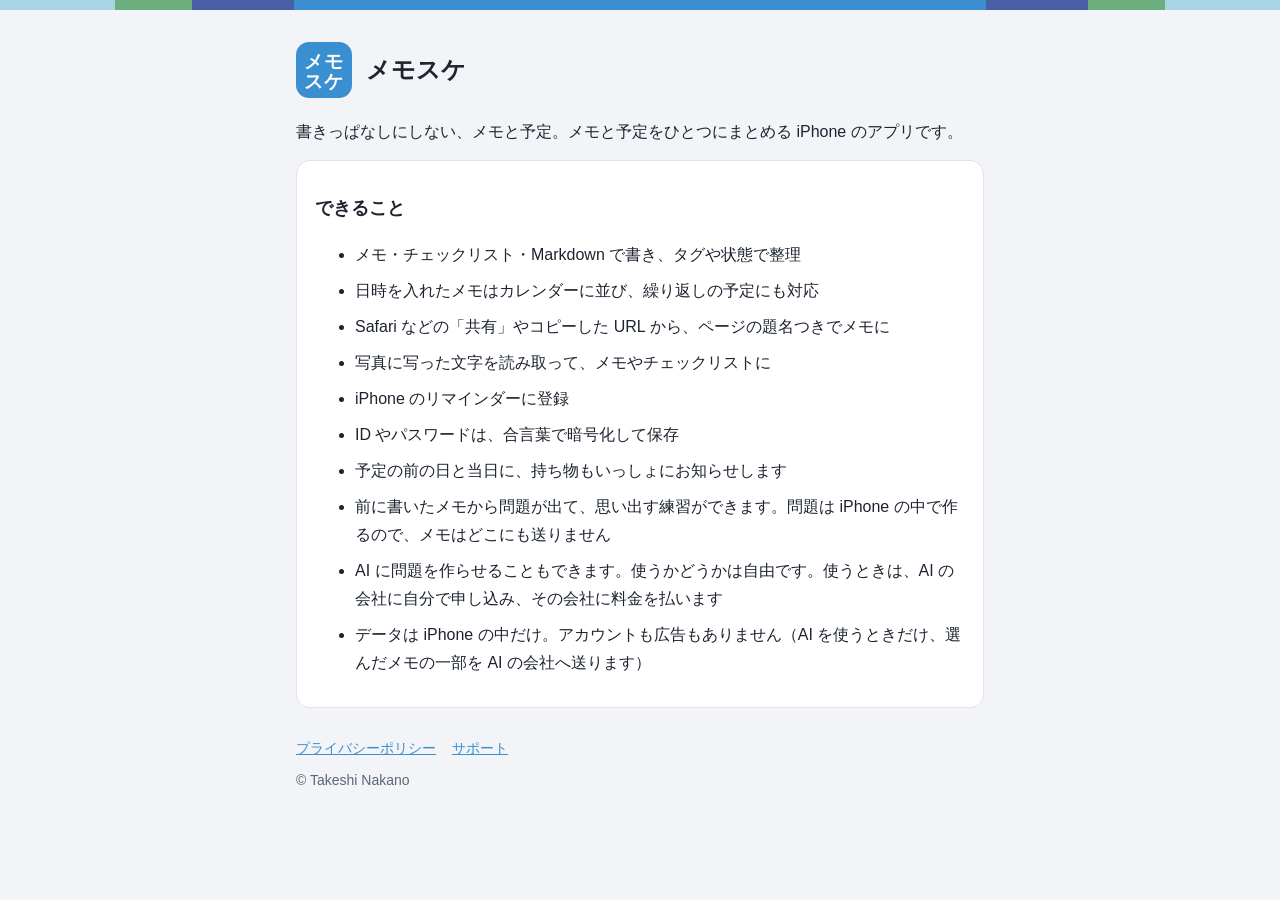
<file: index.html>
<!doctype html>
<html lang="ja">
<head>
<meta charset="utf-8">
<meta name="viewport" content="width=device-width, initial-scale=1">
<title>メモスケ</title>
<link rel="icon" href="icon.svg">
<link rel="stylesheet" href="style.css">
</head>
<body>
<div class="band"></div>
<main>
  <header><img src="icon.svg" alt=""><h1>メモスケ</h1></header>
  <p>書きっぱなしにしない、メモと予定。メモと予定をひとつにまとめる iPhone のアプリです。</p>
  <section>
    <h2>できること</h2>
    <ul>
      <li>メモ・チェックリスト・Markdown で書き、タグや状態で整理</li>
      <li>日時を入れたメモはカレンダーに並び、繰り返しの予定にも対応</li>
      <li>Safari などの「共有」やコピーした URL から、ページの題名つきでメモに</li>
      <li>写真に写った文字を読み取って、メモやチェックリストに</li>
      <li>iPhone のリマインダーに登録</li>
      <li>ID やパスワードは、合言葉で暗号化して保存</li>
      <li>予定の前の日と当日に、持ち物もいっしょにお知らせします</li>
      <li>前に書いたメモから問題が出て、思い出す練習ができます。問題は iPhone の中で作るので、メモはどこにも送りません</li>
      <li>AI に問題を作らせることもできます。使うかどうかは自由です。使うときは、AI の会社に自分で申し込み、その会社に料金を払います</li>
      <li>データは iPhone の中だけ。アカウントも広告もありません（AI を使うときだけ、選んだメモの一部を AI の会社へ送ります）</li>
    </ul>
  </section>
  <nav><a href="privacy.html">プライバシーポリシー</a><a href="support.html">サポート</a></nav>
  <p class="muted">© Takeshi Nakano</p>
</main>
</body>
</html>
</file>
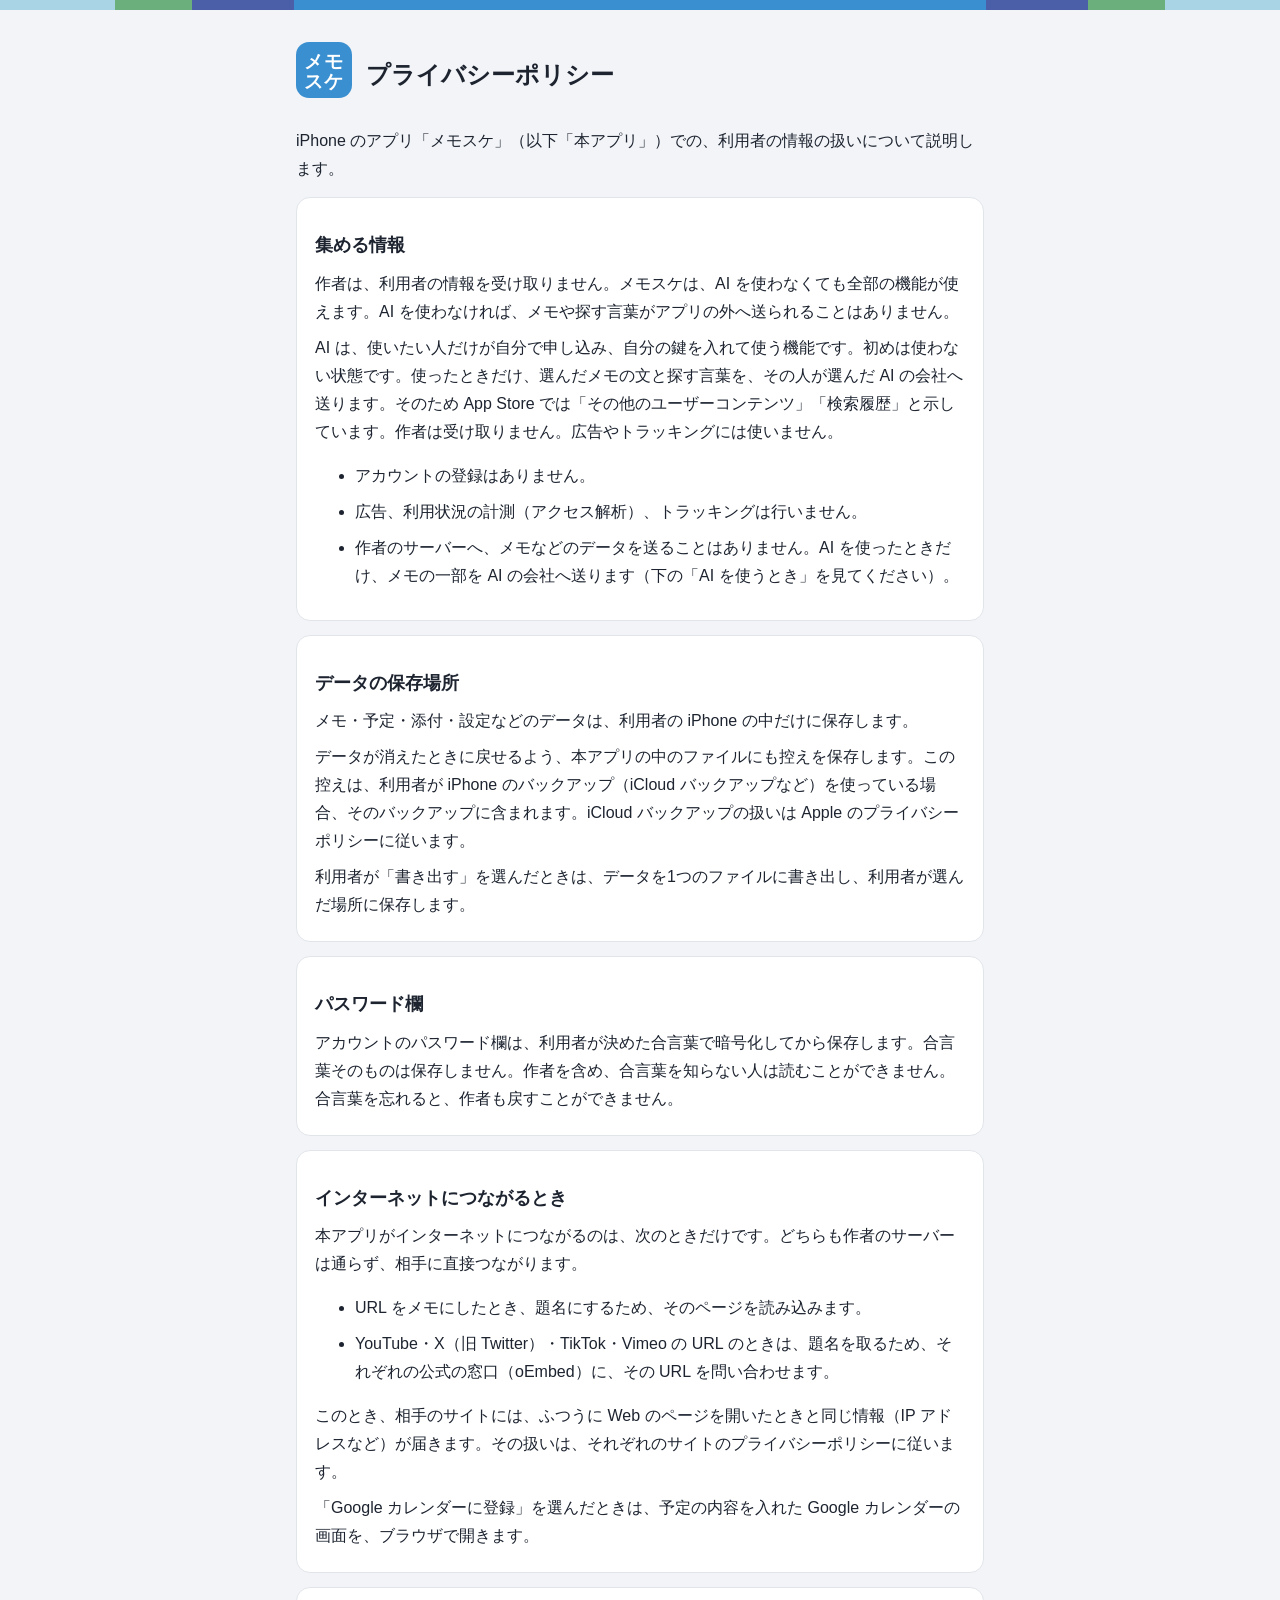
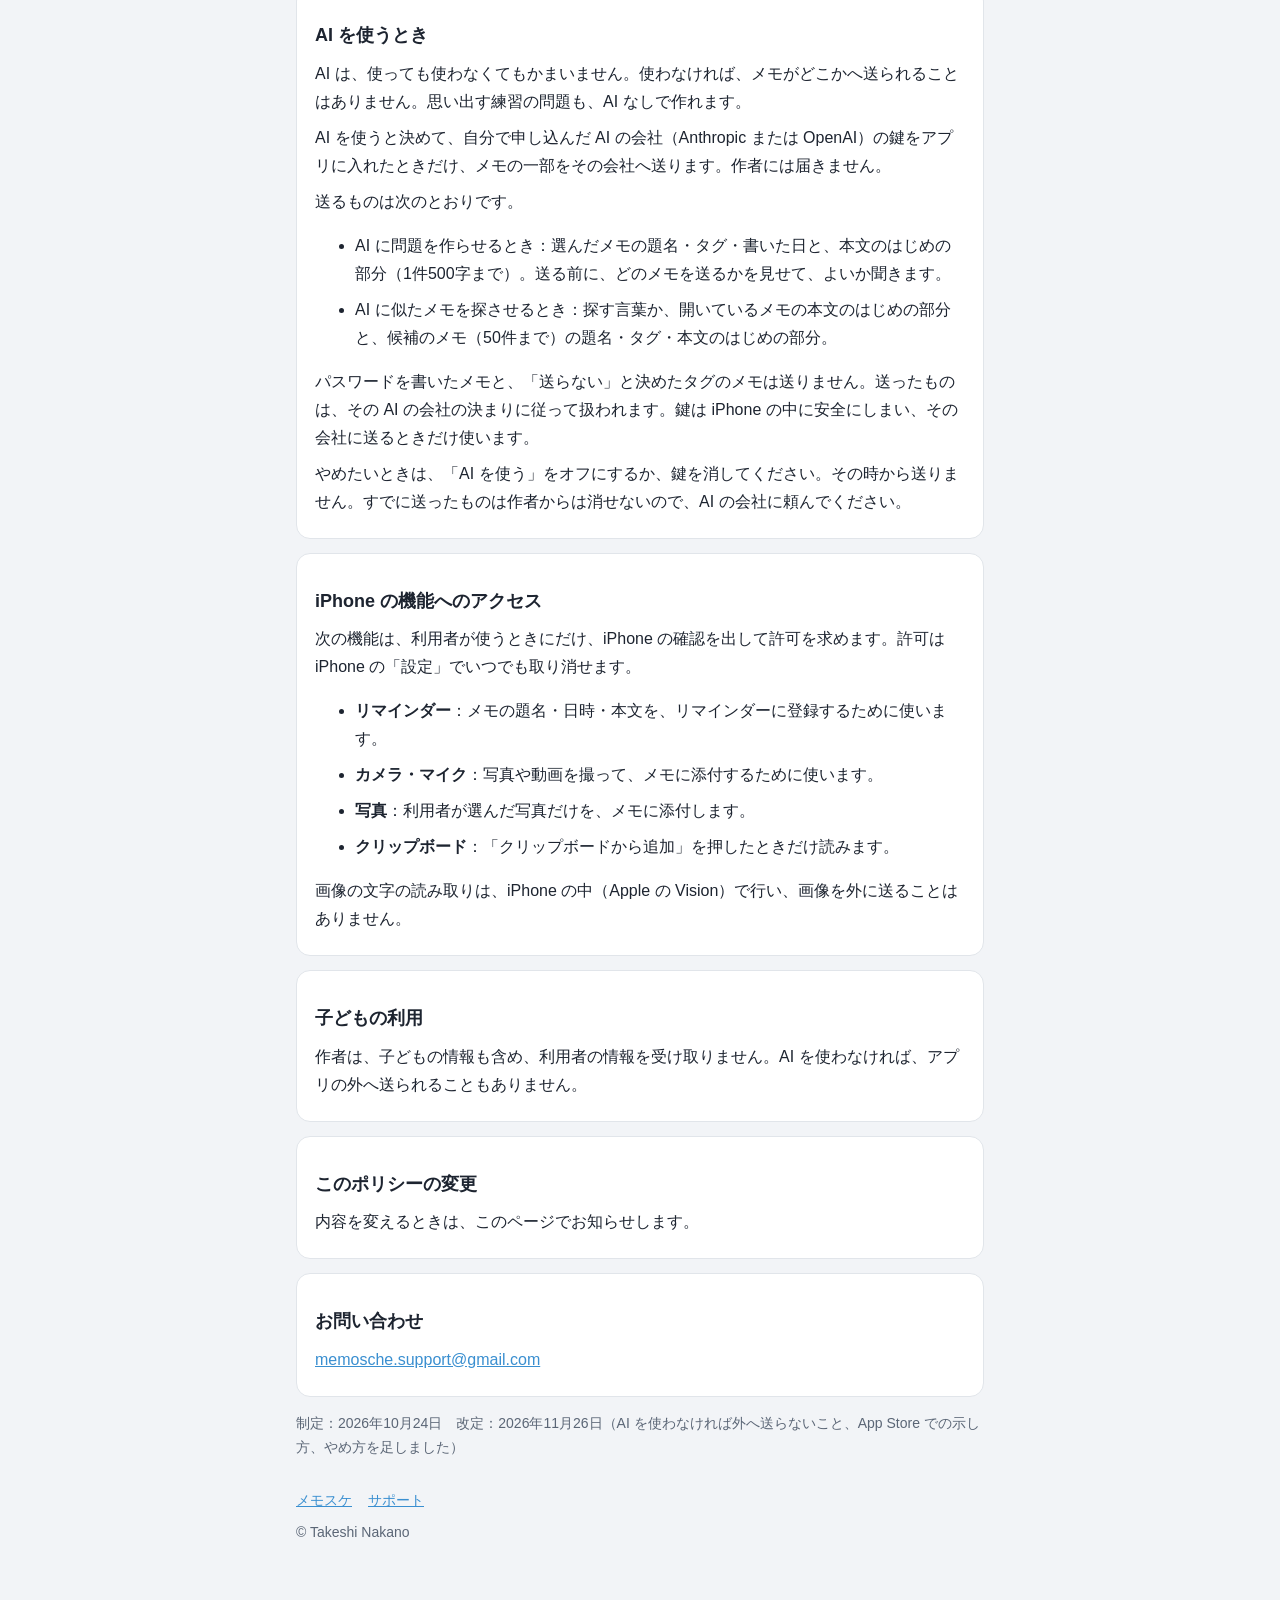
<file: privacy.html>
<!doctype html>
<html lang="ja">
<head>
<meta charset="utf-8">
<meta name="viewport" content="width=device-width, initial-scale=1">
<title>プライバシーポリシー - メモスケ</title>
<link rel="icon" href="icon.svg">
<link rel="stylesheet" href="style.css">
</head>
<body>
<div class="band"></div>
<main>
  <header><a href="./"><img src="icon.svg" alt=""></a><h1>プライバシーポリシー</h1></header>
  <p>iPhone のアプリ「メモスケ」（以下「本アプリ」）での、利用者の情報の扱いについて説明します。</p>

  <section>
    <h2>集める情報</h2>
    <p>作者は、利用者の情報を受け取りません。メモスケは、AI を使わなくても全部の機能が使えます。AI を使わなければ、メモや探す言葉がアプリの外へ送られることはありません。</p>
    <p>AI は、使いたい人だけが自分で申し込み、自分の鍵を入れて使う機能です。初めは使わない状態です。使ったときだけ、選んだメモの文と探す言葉を、その人が選んだ AI の会社へ送ります。そのため App Store では「その他のユーザーコンテンツ」「検索履歴」と示しています。作者は受け取りません。広告やトラッキングには使いません。</p>
    <ul>
      <li>アカウントの登録はありません。</li>
      <li>広告、利用状況の計測（アクセス解析）、トラッキングは行いません。</li>
      <li>作者のサーバーへ、メモなどのデータを送ることはありません。AI を使ったときだけ、メモの一部を AI の会社へ送ります（下の「AI を使うとき」を見てください）。</li>
    </ul>
  </section>

  <section>
    <h2>データの保存場所</h2>
    <p>メモ・予定・添付・設定などのデータは、利用者の iPhone の中だけに保存します。</p>
    <p>データが消えたときに戻せるよう、本アプリの中のファイルにも控えを保存します。この控えは、利用者が iPhone のバックアップ（iCloud バックアップなど）を使っている場合、そのバックアップに含まれます。iCloud バックアップの扱いは Apple のプライバシーポリシーに従います。</p>
    <p>利用者が「書き出す」を選んだときは、データを1つのファイルに書き出し、利用者が選んだ場所に保存します。</p>
  </section>

  <section>
    <h2>パスワード欄</h2>
    <p>アカウントのパスワード欄は、利用者が決めた合言葉で暗号化してから保存します。合言葉そのものは保存しません。作者を含め、合言葉を知らない人は読むことができません。合言葉を忘れると、作者も戻すことができません。</p>
  </section>

  <section>
    <h2>インターネットにつながるとき</h2>
    <p>本アプリがインターネットにつながるのは、次のときだけです。どちらも作者のサーバーは通らず、相手に直接つながります。</p>
    <ul>
      <li>URL をメモにしたとき、題名にするため、そのページを読み込みます。</li>
      <li>YouTube・X（旧 Twitter）・TikTok・Vimeo の URL のときは、題名を取るため、それぞれの公式の窓口（oEmbed）に、その URL を問い合わせます。</li>
    </ul>
    <p>このとき、相手のサイトには、ふつうに Web のページを開いたときと同じ情報（IP アドレスなど）が届きます。その扱いは、それぞれのサイトのプライバシーポリシーに従います。</p>
    <p>「Google カレンダーに登録」を選んだときは、予定の内容を入れた Google カレンダーの画面を、ブラウザで開きます。</p>
  </section>

  <section>
    <h2>AI を使うとき</h2>
    <p>AI は、使っても使わなくてもかまいません。使わなければ、メモがどこかへ送られることはありません。思い出す練習の問題も、AI なしで作れます。</p>
    <p>AI を使うと決めて、自分で申し込んだ AI の会社（Anthropic または OpenAI）の鍵をアプリに入れたときだけ、メモの一部をその会社へ送ります。作者には届きません。</p>
    <p>送るものは次のとおりです。</p>
    <ul>
      <li>AI に問題を作らせるとき：選んだメモの題名・タグ・書いた日と、本文のはじめの部分（1件500字まで）。送る前に、どのメモを送るかを見せて、よいか聞きます。</li>
      <li>AI に似たメモを探させるとき：探す言葉か、開いているメモの本文のはじめの部分と、候補のメモ（50件まで）の題名・タグ・本文のはじめの部分。</li>
    </ul>
    <p>パスワードを書いたメモと、「送らない」と決めたタグのメモは送りません。送ったものは、その AI の会社の決まりに従って扱われます。鍵は iPhone の中に安全にしまい、その会社に送るときだけ使います。</p>
    <p>やめたいときは、「AI を使う」をオフにするか、鍵を消してください。その時から送りません。すでに送ったものは作者からは消せないので、AI の会社に頼んでください。</p>
  </section>

  <section>
    <h2>iPhone の機能へのアクセス</h2>
    <p>次の機能は、利用者が使うときにだけ、iPhone の確認を出して許可を求めます。許可は iPhone の「設定」でいつでも取り消せます。</p>
    <ul>
      <li><b>リマインダー</b>：メモの題名・日時・本文を、リマインダーに登録するために使います。</li>
      <li><b>カメラ・マイク</b>：写真や動画を撮って、メモに添付するために使います。</li>
      <li><b>写真</b>：利用者が選んだ写真だけを、メモに添付します。</li>
      <li><b>クリップボード</b>：「クリップボードから追加」を押したときだけ読みます。</li>
    </ul>
    <p>画像の文字の読み取りは、iPhone の中（Apple の Vision）で行い、画像を外に送ることはありません。</p>
  </section>

  <section>
    <h2>子どもの利用</h2>
    <p>作者は、子どもの情報も含め、利用者の情報を受け取りません。AI を使わなければ、アプリの外へ送られることもありません。</p>
  </section>

  <section>
    <h2>このポリシーの変更</h2>
    <p>内容を変えるときは、このページでお知らせします。</p>
  </section>

  <section>
    <h2>お問い合わせ</h2>
    <p><a href="mailto:memosche.support@gmail.com">memosche.support@gmail.com</a></p>
  </section>

  <p class="muted">制定：2026年10月24日　改定：2026年11月26日（AI を使わなければ外へ送らないこと、App Store での示し方、やめ方を足しました）</p>
  <nav><a href="./">メモスケ</a><a href="support.html">サポート</a></nav>
  <p class="muted">© Takeshi Nakano</p>
</main>
</body>
</html>
</file>
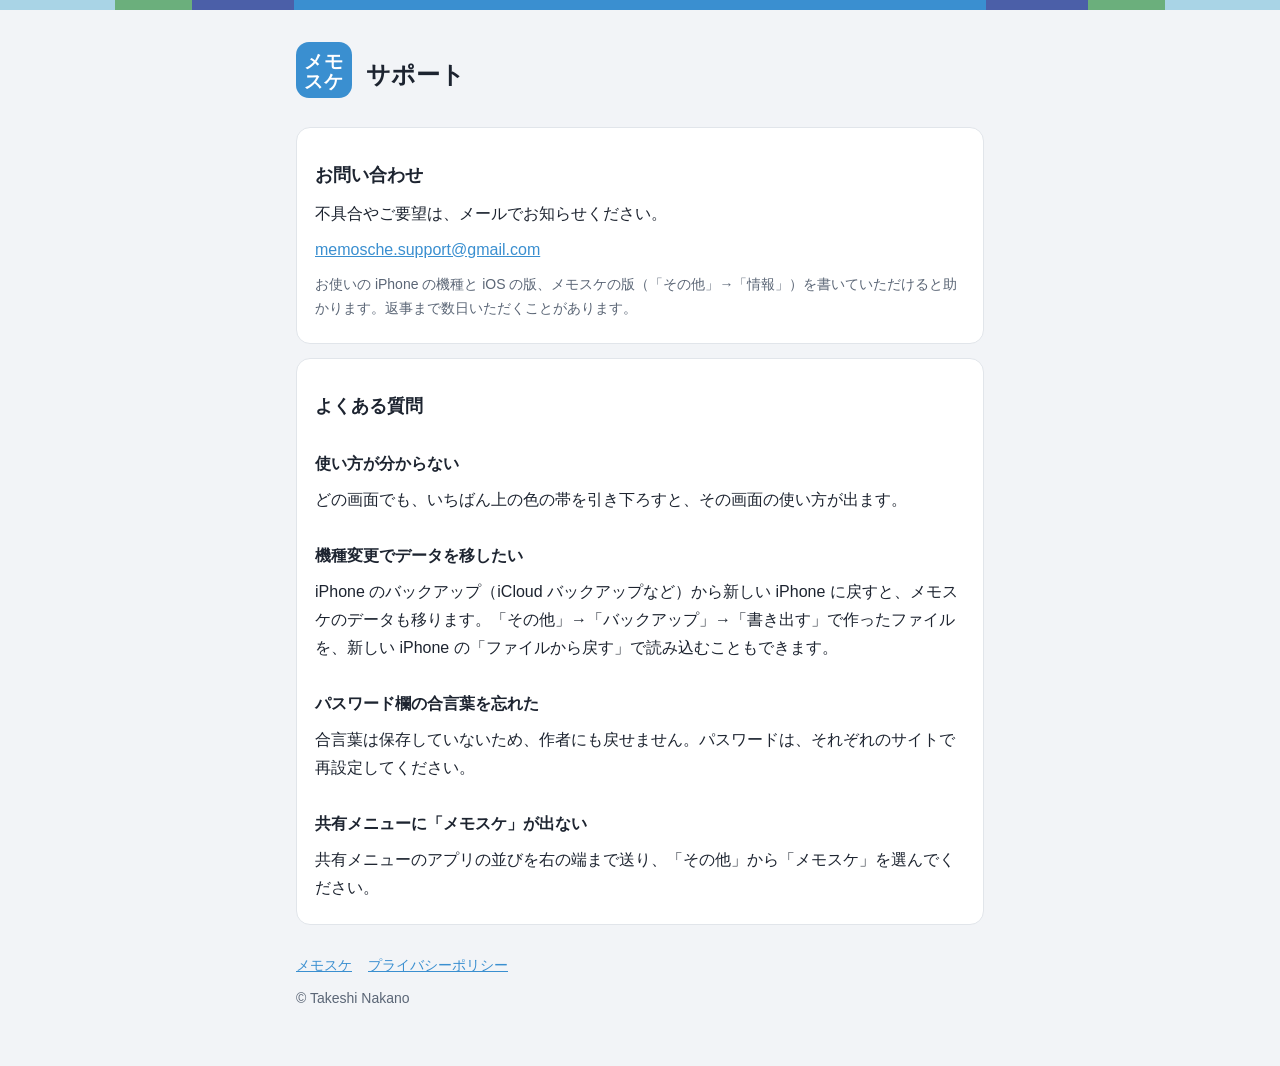
<file: support.html>
<!doctype html>
<html lang="ja">
<head>
<meta charset="utf-8">
<meta name="viewport" content="width=device-width, initial-scale=1">
<title>サポート - メモスケ</title>
<link rel="icon" href="icon.svg">
<link rel="stylesheet" href="style.css">
</head>
<body>
<div class="band"></div>
<main>
  <header><a href="./"><img src="icon.svg" alt=""></a><h1>サポート</h1></header>

  <section>
    <h2>お問い合わせ</h2>
    <p>不具合やご要望は、メールでお知らせください。</p>
    <p><a href="mailto:memosche.support@gmail.com">memosche.support@gmail.com</a></p>
    <p class="muted">お使いの iPhone の機種と iOS の版、メモスケの版（「その他」→「情報」）を書いていただけると助かります。返事まで数日いただくことがあります。</p>
  </section>

  <section>
    <h2>よくある質問</h2>
    <h2 style="font-size:16px">使い方が分からない</h2>
    <p>どの画面でも、いちばん上の色の帯を引き下ろすと、その画面の使い方が出ます。</p>
    <h2 style="font-size:16px">機種変更でデータを移したい</h2>
    <p>iPhone のバックアップ（iCloud バックアップなど）から新しい iPhone に戻すと、メモスケのデータも移ります。「その他」→「バックアップ」→「書き出す」で作ったファイルを、新しい iPhone の「ファイルから戻す」で読み込むこともできます。</p>
    <h2 style="font-size:16px">パスワード欄の合言葉を忘れた</h2>
    <p>合言葉は保存していないため、作者にも戻せません。パスワードは、それぞれのサイトで再設定してください。</p>
    <h2 style="font-size:16px">共有メニューに「メモスケ」が出ない</h2>
    <p>共有メニューのアプリの並びを右の端まで送り、「その他」から「メモスケ」を選んでください。</p>
  </section>

  <nav><a href="./">メモスケ</a><a href="privacy.html">プライバシーポリシー</a></nav>
  <p class="muted">© Takeshi Nakano</p>
</main>
</body>
</html>
</file>
<file: style.css>
:root { --bg: #f2f4f7; --card: #fff; --text: #1d2430; --muted: #5b6676; --accent: #3a8fd0; --line: #e1e5ea; }
@media (prefers-color-scheme: dark) { :root { --bg: #111418; --card: #1b2027; --text: #e8ecf1; --muted: #9aa5b4; --accent: #6bb0e6; --line: #2a313a; } }
* { box-sizing: border-box; }
body { margin: 0; background: var(--bg); color: var(--text); font: 16px/1.75 -apple-system, BlinkMacSystemFont, "Hiragino Sans", "Yu Gothic UI", sans-serif; }
.band { height: 10px; background: linear-gradient(90deg, #a9d4e6 0 9%, #6baf7c 9% 15%, #4b5fa8 15% 23%, #3a8fd0 23% 77%, #4b5fa8 77% 85%, #6baf7c 85% 91%, #a9d4e6 91%); }
main { max-width: 720px; margin: 0 auto; padding: 24px 16px 48px; }
header { display: flex; align-items: center; gap: 14px; margin: 8px 0 20px; }
header img { width: 56px; height: 56px; border-radius: 13px; }
header a { color: inherit; text-decoration: none; }
h1 { font-size: 24px; margin: 0; }
h2 { font-size: 18px; margin: 28px 0 8px; }
section { background: var(--card); border: 1px solid var(--line); border-radius: 14px; padding: 4px 18px 14px; margin: 14px 0; }
p, li { margin: 8px 0; }
.muted { color: var(--muted); font-size: 14px; }
a { color: var(--accent); }
nav { display: flex; gap: 16px; flex-wrap: wrap; margin-top: 28px; font-size: 14px; }
</file>
